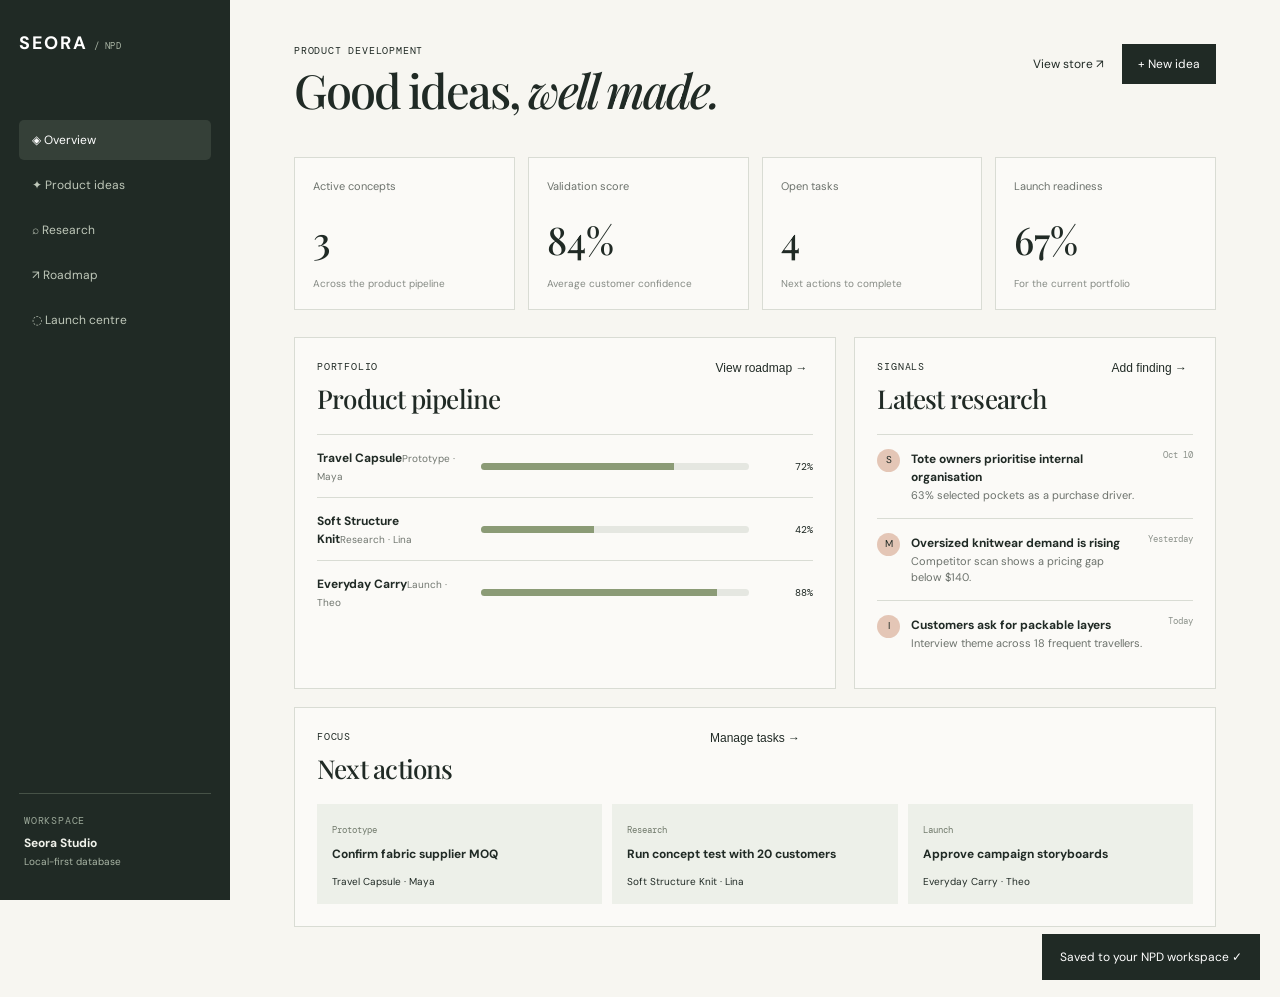
<file: npd.html>
<!doctype html>
<html lang="en"><head><meta charset="UTF-8"><meta name="viewport" content="width=device-width,initial-scale=1.0"><title>NPD Hub | Seora</title><link rel="preconnect" href="https://fonts.googleapis.com"><link rel="preconnect" href="https://fonts.gstatic.com" crossorigin><link href="https://fonts.googleapis.com/css2?family=DM+Mono:wght@400;500&family=DM+Sans:wght@400;500;600;700&family=Playfair+Display:ital,wght@0,500;1,500&display=swap" rel="stylesheet"><link rel="stylesheet" href="npd.css"></head>
<body><aside><a class="brand" href="index.html">SEORA<span>/ NPD</span></a><nav><button class="nav-link active" data-view="overview">◈ Overview</button><button class="nav-link" data-view="ideas">✦ Product ideas</button><button class="nav-link" data-view="research">⌕ Research</button><button class="nav-link" data-view="roadmap">↗ Roadmap</button><button class="nav-link" data-view="launch">◌ Launch centre</button></nav><div class="side-bottom"><p>WORKSPACE</p><strong>Seora Studio</strong><small>Local-first database</small></div></aside><main><header><div><p class="eyebrow" id="viewLabel">Product development</p><h1 id="viewTitle">Good ideas, <em>well made.</em></h1></div><div class="header-actions"><a href="index.html">View store ↗</a><button class="primary" id="newItem">+ New idea</button></div></header>
<section id="overview" class="view active"><div class="stats"><article><span>Active concepts</span><strong id="statProjects">0</strong><small>Across the product pipeline</small></article><article><span>Validation score</span><strong id="statScore">0%</strong><small>Average customer confidence</small></article><article><span>Open tasks</span><strong id="statTasks">0</strong><small>Next actions to complete</small></article><article><span>Launch readiness</span><strong id="statLaunch">0%</strong><small>For the current portfolio</small></article></div><div class="two-col"><section class="panel pipeline"><div class="panel-head"><div><p class="eyebrow">Portfolio</p><h2>Product pipeline</h2></div><button class="text-btn" data-switch="roadmap">View roadmap →</button></div><div id="pipeline"></div></section><section class="panel"><div class="panel-head"><div><p class="eyebrow">Signals</p><h2>Latest research</h2></div><button class="text-btn" data-switch="research">Add finding →</button></div><div id="recentResearch" class="research-list"></div></section></div><section class="panel next-actions"><div class="panel-head"><div><p class="eyebrow">Focus</p><h2>Next actions</h2></div><button class="text-btn" data-switch="roadmap">Manage tasks →</button></div><div id="nextTasks"></div></section></section>
<section id="ideas" class="view"><div class="view-toolbar"><p>Capture and qualify customer-led product opportunities.</p><button class="primary" data-action="idea">+ Add product idea</button></div><div id="ideasGrid" class="idea-grid"></div></section>
<section id="research" class="view"><div class="view-toolbar"><p>Turn customer feedback and competitor insights into evidence.</p><button class="primary" data-action="research">+ Add research finding</button></div><div class="research-layout"><section class="panel"><h2>Research library</h2><div id="researchGrid" class="research-list full"></div></section><section class="panel scorecard"><p class="eyebrow">Decision framework</p><h2>Concept score</h2><p>Prioritise products with evidence, commercial potential, and strategic fit.</p><div><span>Customer demand</span><b>40%</b></div><div><span>Market opportunity</span><b>30%</b></div><div><span>Business viability</span><b>30%</b></div></section></div></section>
<section id="roadmap" class="view"><div class="view-toolbar"><p>Move concepts from first spark to launch with clear ownership.</p><button class="primary" data-action="task">+ Add task</button></div><div class="kanban" id="kanban"></div></section>
<section id="launch" class="view"><div class="launch-hero"><p class="eyebrow">Go-to-market control room</p><h2>Make every launch<br><em>feel intentional.</em></h2><p>Review launch readiness across product, growth, operations, and customer experience.</p></div><div class="launch-grid" id="launchGrid"></div></section></main>
<dialog id="entryModal"><form method="dialog" id="entryForm"><button class="close" value="cancel">×</button><p class="eyebrow" id="formEyebrow">New entry</p><h2 id="formTitle">Add a product idea</h2><div id="formFields"></div><button class="primary submit" value="default">Save to workspace →</button></form></dialog><div class="toast" id="toast">Saved to your NPD workspace ✓</div><script src="npd.js"></script></body></html>
</file>
<file: npd.css>
:root{--ink:#202a25;--paper:#f7f6f1;--line:#d9dcd4;--soft:#e6eadf;--accent:#d99472;--serif:'Playfair Display',serif;--sans:'DM Sans',sans-serif;--mono:'DM Mono',monospace}*{box-sizing:border-box}body{margin:0;background:var(--paper);color:var(--ink);font:14px var(--sans);display:flex;min-height:100vh}aside{background:#202a25;color:#eff1ea;width:230px;padding:31px 19px;position:fixed;inset:0 auto 0 0;display:flex;flex-direction:column}.brand{font-size:18px;font-weight:700;letter-spacing:.11em;text-decoration:none;color:#fff}.brand span{font:9px var(--mono);letter-spacing:.05em;color:#aab6a6;margin-left:6px}aside nav{margin-top:65px;display:flex;flex-direction:column;gap:5px}.nav-link{border:0;background:none;color:#bfc8ba;text-align:left;padding:12px 13px;border-radius:5px;font:12px var(--sans);cursor:pointer}.nav-link.active,.nav-link:hover{color:#fff;background:#354038}.side-bottom{margin-top:auto;border-top:1px solid #465247;padding:20px 5px 0}.side-bottom p,.eyebrow{font:10px var(--mono);letter-spacing:.08em;text-transform:uppercase;margin:0 0 8px}.side-bottom p{color:#9aa798}.side-bottom strong{display:block;font-size:12px}.side-bottom small{color:#aab6a6;font-size:10px}main{margin-left:230px;width:calc(100% - 230px);padding:44px 5vw 70px}header{display:flex;justify-content:space-between;align-items:flex-start;margin-bottom:43px}header h1{font:500 47px/1.05 var(--serif);letter-spacing:-.045em;margin:0}header h1 em,.launch-hero em{font-weight:500}.header-actions{display:flex;gap:18px;align-items:center}.header-actions a,.text-btn{font-size:12px;color:var(--ink);text-decoration:none;border:0;background:none;cursor:pointer}.primary{background:var(--ink);color:#fff;border:0;padding:12px 16px;font:12px var(--sans);cursor:pointer}.view{display:none}.view.active{display:block}.stats{display:grid;grid-template-columns:repeat(4,1fr);gap:13px;margin-bottom:27px}.stats article,.panel{border:1px solid var(--line);background:#fbfaf7}.stats article{padding:18px;min-height:135px}.stats span{font-size:11px;color:#6c726c}.stats strong{display:block;font:500 38px var(--serif);margin:20px 0 8px}.stats small{font-size:10px;color:#858a84}.two-col{display:grid;grid-template-columns:1.5fr 1fr;gap:18px;margin-bottom:18px}.panel{padding:22px}.panel-head{display:flex;justify-content:space-between;align-items:flex-start;margin-bottom:18px}.panel h2{font:500 26px var(--serif);letter-spacing:-.03em;margin:0}.pipeline-row{display:grid;grid-template-columns:150px 1fr 50px;align-items:center;gap:14px;padding:13px 0;border-top:1px solid var(--line)}.pipeline-row strong{font-size:12px}.pipeline-row small{color:#70766f;font-size:10px}.bar{height:7px;background:#e5e7e1;border-radius:8px;overflow:hidden}.bar i{display:block;height:100%;background:#8b9b76}.pipeline-row b{font:10px var(--mono);text-align:right}.research-list{display:flex;flex-direction:column}.research-item{padding:14px 0;border-top:1px solid var(--line);display:grid;grid-template-columns:24px 1fr auto;gap:10px}.research-item .type{width:23px;height:23px;border-radius:50%;background:#e4c6b6;text-align:center;padding-top:4px;font-size:10px}.research-item strong{font-size:12px}.research-item p{margin:3px 0 0;color:#6c726c;font-size:11px;line-height:1.45}.research-item small{font:9px var(--mono);color:#8b918a}.next-actions>div{display:grid;grid-template-columns:repeat(3,1fr);gap:10px}.task-preview{background:#edf0e9;padding:15px}.task-preview span{font:9px var(--mono);color:#717a6c}.task-preview strong{display:block;font-size:12px;margin:9px 0}.task-preview small{font-size:10px}.view-toolbar{display:flex;align-items:center;justify-content:space-between;margin-bottom:25px;color:#6d736d}.idea-grid{display:grid;grid-template-columns:repeat(3,1fr);gap:17px}.idea-card{border:1px solid var(--line);background:#fbfaf7;padding:20px;min-height:215px;position:relative}.idea-card .tag{font:9px var(--mono);background:#e5eadf;padding:5px 7px}.idea-card h2{font:500 27px var(--serif);line-height:1.1;margin:28px 0 10px}.idea-card p{font-size:12px;color:#666d66;line-height:1.5}.idea-card footer{position:absolute;bottom:18px;left:20px;right:20px;display:flex;justify-content:space-between;border-top:1px solid var(--line);padding-top:12px;font:10px var(--mono)}.score{color:#6c7e56}.research-layout{display:grid;grid-template-columns:1.7fr .7fr;gap:18px}.scorecard{background:#dfe6d7}.scorecard>p:not(.eyebrow){font-size:12px;line-height:1.55;color:#596158;margin:17px 0 25px}.scorecard>div{display:flex;justify-content:space-between;border-top:1px solid #bec8b6;padding:12px 0;font-size:11px}.kanban{display:grid;grid-template-columns:repeat(4,1fr);gap:13px}.kanban-col{background:#edf0ea;padding:13px;min-height:450px}.kanban-col h3{font-size:11px;margin:4px 0 17px}.kanban-col h3 span{color:#7c837b;font-weight:400}.task-card{background:#fff;padding:14px;margin-bottom:10px;border-left:3px solid #899c72;box-shadow:0 1px 2px #202a2512}.task-card b{font-size:12px}.task-card p{font-size:10px;color:#777d76;line-height:1.4;margin:7px 0 12px}.task-card footer{font:9px var(--mono);display:flex;justify-content:space-between}.launch-hero{padding:48px;background:#d7b19b;margin-bottom:18px}.launch-hero h2{font:500 42px/1.1 var(--serif);letter-spacing:-.04em;margin:0 0 15px}.launch-hero>p:not(.eyebrow){width:310px;font-size:13px;line-height:1.5}.launch-grid{display:grid;grid-template-columns:repeat(4,1fr);gap:13px}.launch-card{padding:20px;border:1px solid var(--line);background:#fbfaf7}.launch-card h3{font:500 23px var(--serif);margin:8px 0}.launch-card p{font-size:11px;line-height:1.5;color:#70766f;min-height:48px}.readiness{display:flex;justify-content:space-between;font:11px var(--mono);border-top:1px solid var(--line);padding-top:12px}dialog{border:0;padding:0;background:transparent;width:min(490px,calc(100% - 30px))}dialog::backdrop{background:#18201888}dialog form{background:var(--paper);padding:31px;position:relative}dialog h2{font:500 32px var(--serif);margin:0 0 24px}.close{position:absolute;right:15px;top:10px;border:0;background:none;font-size:27px;cursor:pointer}.field{display:flex;flex-direction:column;gap:6px;margin-bottom:14px;font-size:11px}.field input,.field textarea,.field select{border:1px solid var(--line);padding:11px;background:#fff;font:12px var(--sans);resize:vertical}.submit{margin-top:5px;width:100%}.toast{position:fixed;bottom:20px;right:20px;background:var(--ink);color:#fff;padding:15px 18px;font-size:12px;transform:translateY(100px);transition:.25s}.toast.show{transform:none}@media(max-width:900px){aside{width:60px;padding:25px 9px}.brand{font-size:0}.brand span{font-size:8px;margin:0}.nav-link{font-size:0;padding:13px;text-align:center}.nav-link::first-letter{font-size:16px}.side-bottom{display:none}main{margin-left:60px;width:calc(100% - 60px)}.stats{grid-template-columns:repeat(2,1fr)}.two-col,.research-layout{grid-template-columns:1fr}.idea-grid{grid-template-columns:repeat(2,1fr)}.kanban{overflow:auto;grid-template-columns:repeat(4,220px)}.launch-grid{grid-template-columns:repeat(2,1fr)}}@media(max-width:600px){main{padding:27px 18px}header{display:block}header h1{font-size:37px}.header-actions{margin-top:20px}.stats,.idea-grid,.launch-grid{grid-template-columns:1fr}.next-actions>div{grid-template-columns:1fr}.view-toolbar{align-items:flex-start;gap:12px}.view-toolbar p{max-width:55%}}
</file>
